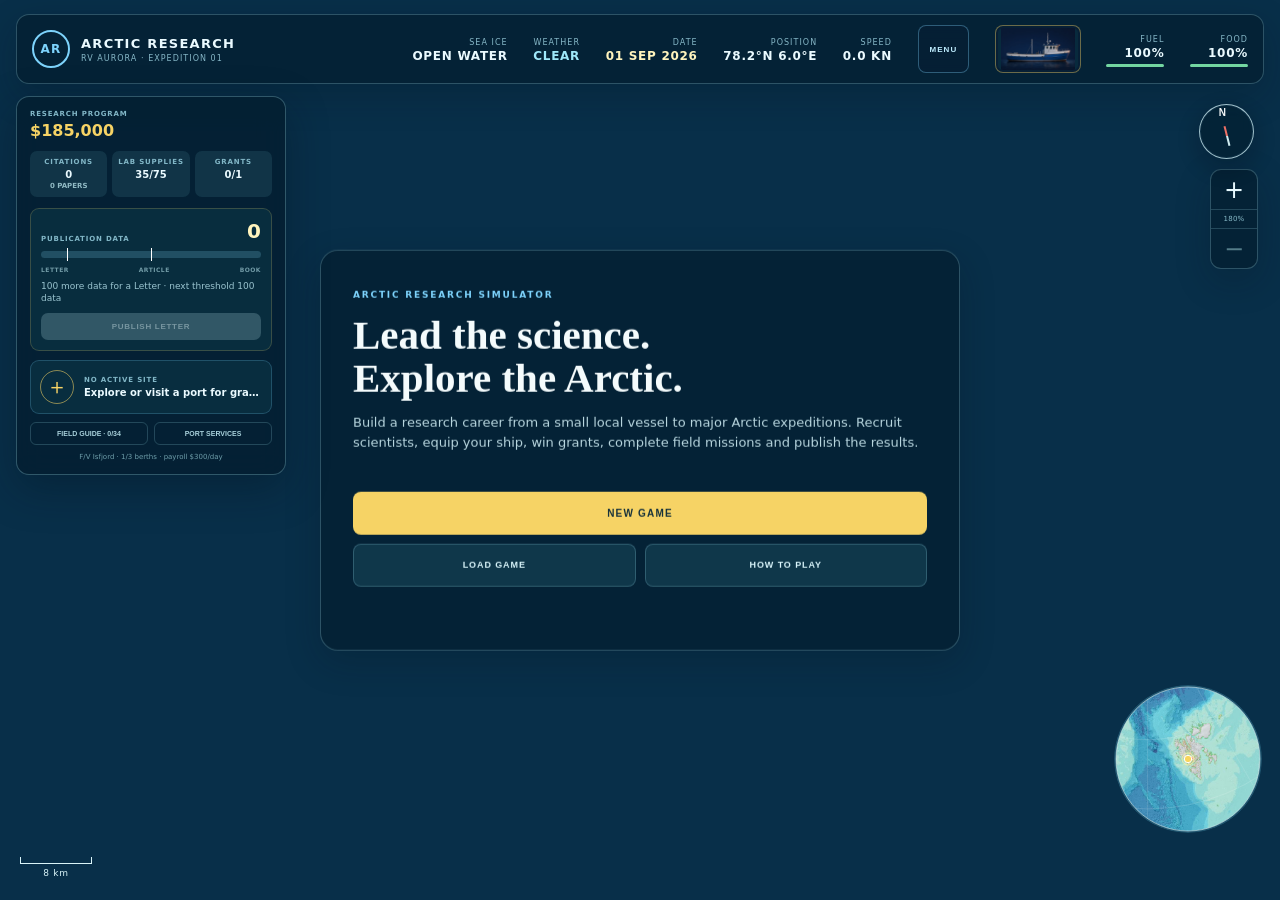
<file: index.html>
<!doctype html>
<html lang="en">
<head>
  <!-- legacy validation marker: expedition-23z-opportunity-hotfix -->
  <meta charset="utf-8">
  <meta name="viewport" content="width=device-width, initial-scale=1, viewport-fit=cover, user-scalable=no">
  <meta name="theme-color" content="#082f49">
  <meta name="apple-mobile-web-app-capable" content="yes">
  <meta name="apple-mobile-web-app-status-bar-style" content="black-translucent">
  <meta name="apple-mobile-web-app-title" content="Arctic Research">
  <meta name="ar-posthog-token" content="phc_rYfM85otBymrrrWNRiBSL3zdTavrripB2vt584ZNV7NM">
  <meta name="ar-posthog-host" content="https://us.i.posthog.com">
  <link rel="manifest" href="manifest.webmanifest">
  <title>Arctic Research</title>
  <link rel="stylesheet" href="style.css?v=release-1.0-rc5">
</head>
<body>
  <main id="game" aria-label="Arctic Research navigation map">
    <canvas id="map" aria-label="Arctic Ocean map. Tap or click open water to sail."></canvas>
    <header class="hud top-hud">
      <div class="brand"><span class="brand-mark">AR</span><div><strong>ARCTIC RESEARCH</strong><small>RV AURORA &middot; EXPEDITION 01</small></div></div>
      <div class="status">
        <span class="ice-status"><small>SEA ICE</small><b id="ice-condition">OPEN WATER</b></span>
        <span class="weather-status"><small>WEATHER</small><b id="weather-value">CLEAR</b></span>
        <span class="date-status"><small>DATE</small><b id="calendar-date">01 SEP 2026</b></span>
        <span class="position-status"><small>POSITION</small><b id="position">78.2&deg;N 6.0&deg;E</b></span>
        <span class="speed-status"><small>SPEED</small><b id="speed">0.0 KN</b></span>
        <button id="game-menu-button" class="game-menu-button" type="button">MENU</button>
        <button id="vessel-button" class="vessel-button" type="button" aria-label="Open current vessel information"><img id="vessel-button-image" src="assets/vessels/fishing-vessel.webp" alt=""></button>
        <span class="fuel-status"><small>FUEL</small><b id="fuel-value">100%</b><i><em id="fuel-level"></em></i></span>
        <span class="food-status"><small>FOOD</small><b id="food-value">100%</b><i><em id="food-level"></em></i></span>
      </div>
    </header>
    <div class="season-telemetry" aria-hidden="true"><i id="mission-progress"></i><i id="season-progress"></i><span id="season-note">SEA ICE MINIMUM</span></div>
    <div class="compass" aria-hidden="true"><span>N</span><i></i></div>
    <div class="zoom-controls hud" aria-label="Map zoom controls">
      <button id="zoom-in" type="button" aria-label="Zoom in">+</button>
      <span id="zoom-level" aria-live="polite">100%</span>
      <button id="zoom-out" type="button" aria-label="Zoom out">&minus;</button>
    </div>
    <div class="time-controls hud" aria-label="Current calendar speed">
      <label>TIME</label><output id="time-speed">×1</output>
    </div>
    <aside id="minimap-panel" class="minimap hud" aria-label="Navigation overview map">
      <button id="minimap-close" class="minimap-close" type="button" aria-label="Close navigation chart">×</button>
      <div class="minimap-heading"><small>NAVIGATION CHART · <span id="mini-date">01 SEP 2026</span></small><b id="mini-location">SVALBARD</b></div>
      <canvas id="minimap" width="300" height="300" aria-label="Open navigation chart"></canvas>
      <div class="minimap-zoom-controls" aria-label="Navigation chart zoom controls"><button id="mini-zoom-out" type="button" aria-label="Zoom navigation chart out">−</button><span id="mini-zoom-level">100%</span><button id="mini-zoom-in" type="button" aria-label="Zoom navigation chart in">+</button></div>
      <div class="minimap-nav-details">
        <span><small>POSITION</small><b id="mini-position">—</b></span>
        <span><small>CHART ZOOM</small><b id="mini-course">100%</b></span>
        <span><small>ICE CONDITIONS:</small><b id="mini-ice">OPEN WATER</b></span>
        <span><small>WEATHER</small><b id="mini-weather">CLEAR</b></span>
      </div>
    </aside>
    <div class="scale" aria-hidden="true"><i></i><span id="scale-distance">15 km</span></div>
    <section id="welcome" class="welcome title-screen hud" aria-live="polite">
      <div id="title-main" class="title-pane">
        <small>ARCTIC RESEARCH SIMULATOR</small>
        <h1>Lead the science.<br>Explore the Arctic.</h1>
        <p>Build a research career from a small local vessel to major Arctic expeditions. Recruit scientists, equip your ship, win grants, complete field missions and publish the results.</p>
        <div class="title-actions">
          <button id="continue-button" class="primary hidden" type="button">RETURN TO EXPEDITION</button>
          <button id="start-button" class="primary" type="button">NEW GAME</button>
          <button id="save-button" class="secondary hidden" type="button">SAVE GAME</button>
          <button id="load-button" class="secondary" type="button">LOAD GAME</button>
          <button id="how-button" class="secondary" type="button">HOW TO PLAY</button>
          <button id="resume-button" class="hidden" type="button" aria-hidden="true" tabindex="-1"></button>
        </div>
        <p id="continue-summary" class="save-summary"></p>
      </div>
      <div id="title-load" class="title-pane hidden">
        <button class="title-back" data-title-back type="button">&larr; BACK</button>
        <small>LOCAL BROWSER SAVES</small>
        <h2>Load an expedition</h2>
        <p>Saves are stored only in this browser on this device.</p>
        <div id="load-slots" class="save-slots"></div>
      </div>
      <div id="title-save" class="title-pane hidden">
        <button class="title-back" data-title-back type="button">&larr; BACK</button>
        <small>LOCAL BROWSER SAVES</small>
        <h2>Save expedition</h2>
        <p>Choose one of three manual save slots. The game also keeps a separate automatic save.</p>
        <div id="save-slots" class="save-slots"></div>
      </div>
      <div id="title-help" class="title-pane hidden">
        <button class="title-back" data-title-back type="button">&larr; BACK</button>
        <small>HOW TO PLAY</small>
        <h2>Build an Arctic research program</h2>
        <div class="how-grid">
          <article><b>1. PREPARE</b><span>Recruit scientists, buy instruments and accept grants that match your team's capabilities.</span></article>
          <article><b>2. SAIL</b><span>Navigate between Arctic ports and research sites while managing fuel, food, weather and sea ice.</span></article>
          <article><b>3. RESEARCH</b><span>Complete field stations and missions to collect scientific data and sponsor payments.</span></article>
          <article><b>4. PUBLISH</b><span>Turn your data into papers, citations, promotions and stronger research funding.</span></article>
          <article><b>5. GROW</b><span>Upgrade vessels, expand your team and tackle increasingly ambitious Arctic science.</span></article>
        </div>
        <button id="help-start-button" class="primary" type="button">BEGIN EXPEDITION</button>
      </div>
    </section>
    <section id="game-over" class="game-over hud hidden" role="dialog" aria-modal="true" aria-labelledby="game-over-title">
      <small>EXPEDITION ENDED</small><h2 id="game-over-title">OUT OF FUEL</h2><p id="game-over-message">The vessel is stranded and the expedition cannot continue.</p>
      <button id="restart-button" class="primary" type="button">RETURN TO LAST PORT</button>
    </section>
    <div id="toast" class="toast" role="status"></div>
    <div id="resource-warning" class="resource-warning" role="alert" aria-live="assertive"></div>
  </main>
  <script src="coast-data.js"></script>
  <script src="river-data.js"></script>
  <script src="wildlife-data.js?v=expedition-22c-visuals"></script>
  <script src="visual-assets-data.js?v=expedition-22c-visuals"></script>
  <script src="photo-pass-version.js?v=expedition-23ab-save-refresh"></script>
  <script src="expedition.js?v=release-1.0-rc5"></script>
  <script src="sprite-atlas-data.js?v=expedition-22c-visuals"></script>
  <script src="glacier-data.js?v=expedition-22x-glaciers2"></script>
  <script src="frame-guard.js?v=expedition-22x-glaciers2"></script>
  <script src="game.js?v=release-1.0-rc5"></script>
  <script src="glacier-overlay-v2.js?v=expedition-23d-terrainice"></script>
  <script>
    (()=>{
      const source=document.getElementById('calendar-date');
      const target=document.getElementById('mini-date');
      if(!source||!target)return;
      const sync=()=>{target.textContent=source.textContent||'—';};
      new MutationObserver(sync).observe(source,{childList:true,subtree:true,characterData:true});
      sync();
    })();
  </script>
</body>
</html>
</file>
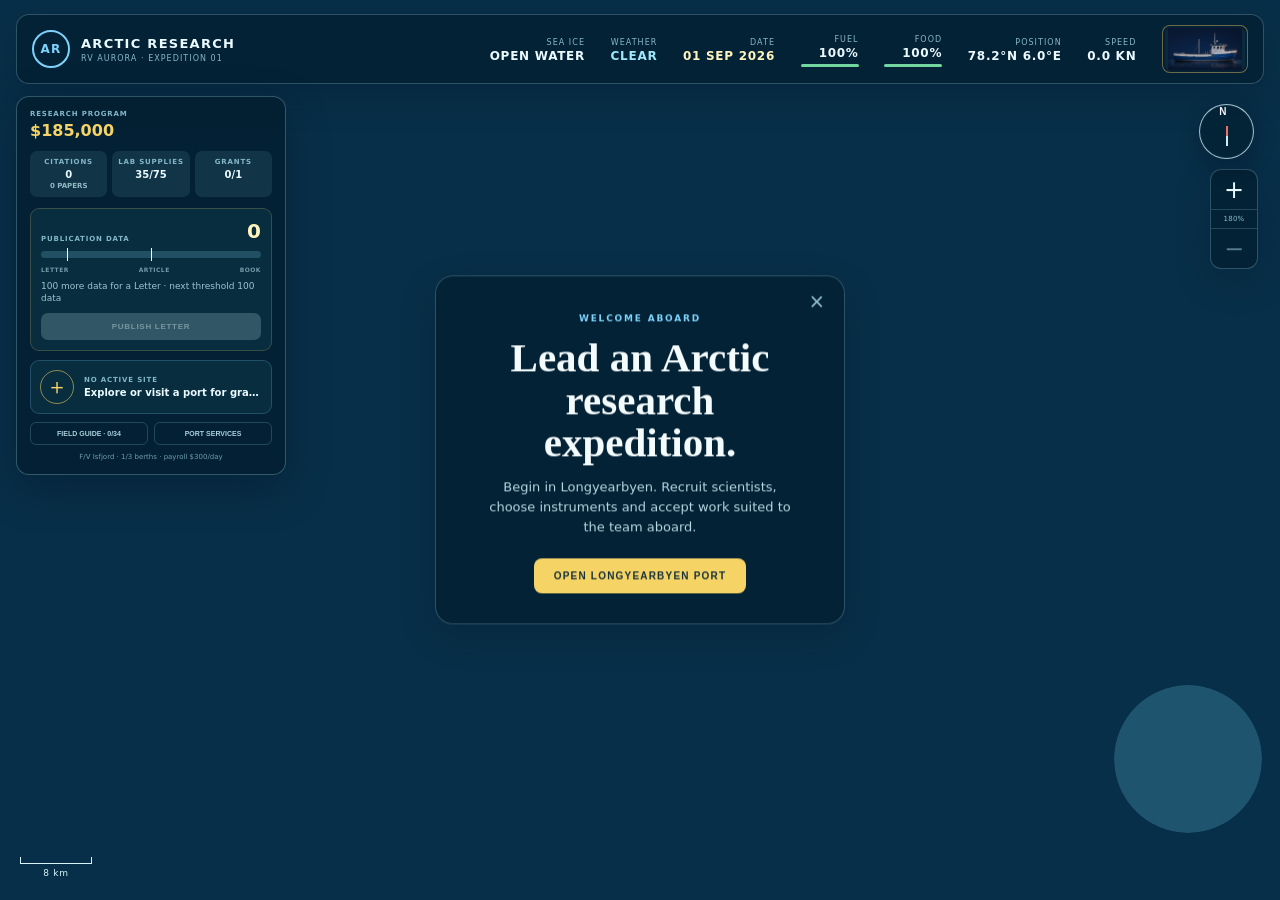
<file: _ARS_HANDOFF_TEST.html>
<!doctype html>
<html lang="en">
<head>
  <meta charset="utf-8">
  <meta name="viewport" content="width=device-width, initial-scale=1, viewport-fit=cover, user-scalable=no">
  <meta name="theme-color" content="#082f49">
  <title>Arctic Research</title>
  <link rel="stylesheet" href="style.css?v=expedition-7">
</head>
<body>
  <main id="game" aria-label="Arctic Research navigation map">
    <canvas id="map" aria-label="Arctic Ocean map. Tap or click open water to sail."></canvas>
    <header class="hud top-hud">
      <div class="brand"><span class="brand-mark">AR</span><div><strong>ARCTIC RESEARCH</strong><small>RV AURORA &middot; EXPEDITION 01</small></div></div>
      <div class="status">
        <span class="ice-status"><small>SEA ICE</small><b id="ice-condition">OPEN WATER</b></span>
        <span class="weather-status"><small>WEATHER</small><b id="weather-value">CLEAR</b></span>
        <span class="date-status"><small>DATE</small><b id="calendar-date">01 SEP 2026</b></span>
        <span class="fuel-status"><small>FUEL</small><b id="fuel-value">100%</b><i><em id="fuel-level"></em></i></span>
        <span class="food-status"><small>FOOD</small><b id="food-value">100%</b><i><em id="food-level"></em></i></span>
        <span class="position-status"><small>POSITION</small><b id="position">78.2&deg;N 6.0&deg;E</b></span>
        <span class="speed-status"><small>SPEED</small><b id="speed">0.0 KN</b></span>
        <button id="vessel-button" class="vessel-button" type="button" aria-label="Open current vessel information"><img id="vessel-button-image" src="assets/vessels/fishing-vessel.webp" alt=""></button>
      </div>
    </header>
    <div class="season-telemetry" aria-hidden="true"><i id="mission-progress"></i><i id="season-progress"></i><span id="season-note">SEA ICE MINIMUM</span></div>
    <div class="compass" aria-hidden="true"><span>N</span><i></i></div>
    <div class="zoom-controls hud" aria-label="Map zoom controls">
      <button id="zoom-in" type="button" aria-label="Zoom in">+</button>
      <span id="zoom-level" aria-live="polite">100%</span>
      <button id="zoom-out" type="button" aria-label="Zoom out">&minus;</button>
    </div>
    <div class="time-controls hud" aria-label="Current calendar speed">
      <label>TIME</label><output id="time-speed">×1</output>
    </div>
    <aside class="minimap hud" aria-label="Overview map showing vessel position"><div><small>ARCTIC OVERVIEW</small><b id="mini-location">SVALBARD</b></div><canvas id="minimap" width="300" height="300"></canvas></aside>
    <div class="scale" aria-hidden="true"><i></i><span id="scale-distance">15 km</span></div>
    <section id="welcome" class="welcome hud" aria-live="polite">
      <button id="close-welcome" aria-label="Close instructions">&times;</button><small>WELCOME ABOARD</small>
      <h1>Lead an Arctic<br>research expedition.</h1>
      <p>Begin in Longyearbyen. Recruit scientists, choose instruments and accept work suited to the team aboard.</p>
      <button id="start-button" class="primary" type="button">OPEN LONGYEARBYEN PORT</button>
    </section>
    <section id="game-over" class="game-over hud hidden" role="dialog" aria-modal="true" aria-labelledby="game-over-title">
      <small>EXPEDITION ENDED</small><h2 id="game-over-title">OUT OF FUEL</h2><p id="game-over-message">The vessel is stranded and the expedition cannot continue.</p>
      <button id="restart-button" class="primary" type="button">RETURN TO LAST PORT</button>
    </section>
    <div id="toast" class="toast" role="status"></div>
    <div id="resource-warning" class="resource-warning" role="alert" aria-live="assertive"></div>
  </main>
  <script src="coast-data.js"></script>
  <script src="river-data.js"></script>
  <script src="wildlife-data.js?v=expedition-7"></script>
  <script src="expedition.js?v=expedition-7"></script>
  <script src="game.js?v=expedition-7"></script>
</body>
</html>
</file>
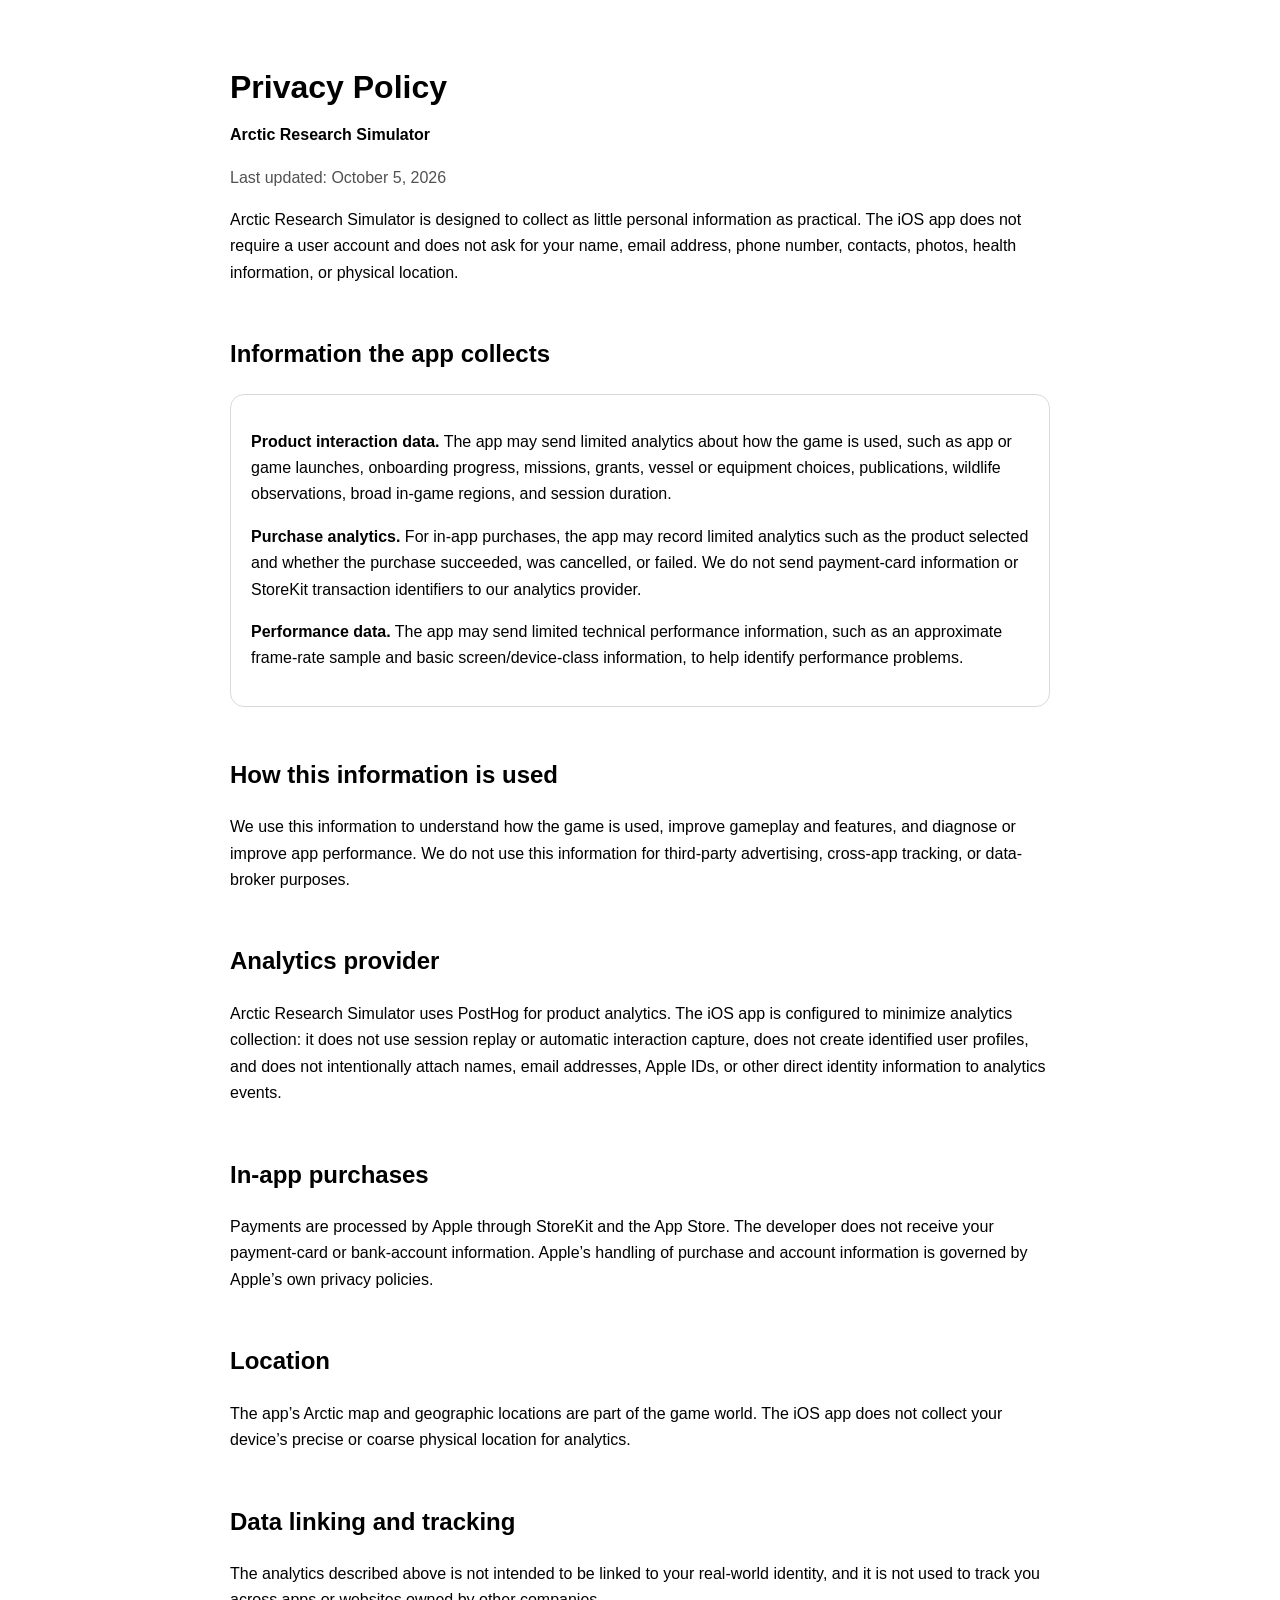
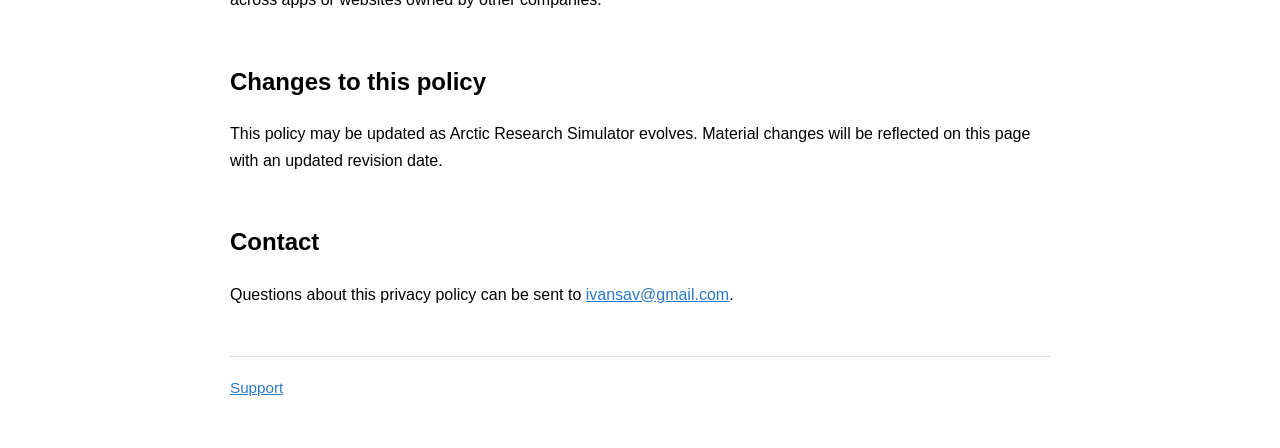
<file: privacy.html>
<!doctype html>
<html lang="en">
<head>
  <meta charset="utf-8">
  <meta name="viewport" content="width=device-width, initial-scale=1">
  <title>Privacy Policy — Arctic Research Simulator</title>
  <style>
    :root{color-scheme:light dark}
    body{font-family:-apple-system,BlinkMacSystemFont,"Segoe UI",sans-serif;max-width:820px;margin:0 auto;padding:48px 22px;line-height:1.65}
    h1{line-height:1.15;margin-bottom:.2em} h2{margin-top:2em}
    .muted{opacity:.68}.card{padding:18px 20px;border:1px solid rgba(128,128,128,.3);border-radius:14px;margin:18px 0}
    a{color:#2979c7} footer{margin-top:48px;padding-top:18px;border-top:1px solid rgba(128,128,128,.25);font-size:.95em}
  </style>
</head>
<body>
  <h1>Privacy Policy</h1>
  <p><strong>Arctic Research Simulator</strong></p>
  <p class="muted">Last updated: October 5, 2026</p>

  <p>Arctic Research Simulator is designed to collect as little personal information as practical. The iOS app does not require a user account and does not ask for your name, email address, phone number, contacts, photos, health information, or physical location.</p>

  <h2>Information the app collects</h2>
  <div class="card">
    <p><strong>Product interaction data.</strong> The app may send limited analytics about how the game is used, such as app or game launches, onboarding progress, missions, grants, vessel or equipment choices, publications, wildlife observations, broad in-game regions, and session duration.</p>
    <p><strong>Purchase analytics.</strong> For in-app purchases, the app may record limited analytics such as the product selected and whether the purchase succeeded, was cancelled, or failed. We do not send payment-card information or StoreKit transaction identifiers to our analytics provider.</p>
    <p><strong>Performance data.</strong> The app may send limited technical performance information, such as an approximate frame-rate sample and basic screen/device-class information, to help identify performance problems.</p>
  </div>

  <h2>How this information is used</h2>
  <p>We use this information to understand how the game is used, improve gameplay and features, and diagnose or improve app performance. We do not use this information for third-party advertising, cross-app tracking, or data-broker purposes.</p>

  <h2>Analytics provider</h2>
  <p>Arctic Research Simulator uses PostHog for product analytics. The iOS app is configured to minimize analytics collection: it does not use session replay or automatic interaction capture, does not create identified user profiles, and does not intentionally attach names, email addresses, Apple IDs, or other direct identity information to analytics events.</p>

  <h2>In-app purchases</h2>
  <p>Payments are processed by Apple through StoreKit and the App Store. The developer does not receive your payment-card or bank-account information. Apple’s handling of purchase and account information is governed by Apple’s own privacy policies.</p>

  <h2>Location</h2>
  <p>The app’s Arctic map and geographic locations are part of the game world. The iOS app does not collect your device’s precise or coarse physical location for analytics.</p>

  <h2>Data linking and tracking</h2>
  <p>The analytics described above is not intended to be linked to your real-world identity, and it is not used to track you across apps or websites owned by other companies.</p>

  <h2>Changes to this policy</h2>
  <p>This policy may be updated as Arctic Research Simulator evolves. Material changes will be reflected on this page with an updated revision date.</p>

  <h2>Contact</h2>
  <p>Questions about this privacy policy can be sent to <a href="mailto:ivansav@gmail.com">ivansav@gmail.com</a>.</p>

  <footer>
    <a href="support.html">Support</a>
  </footer>
</body>
</html>
</file>
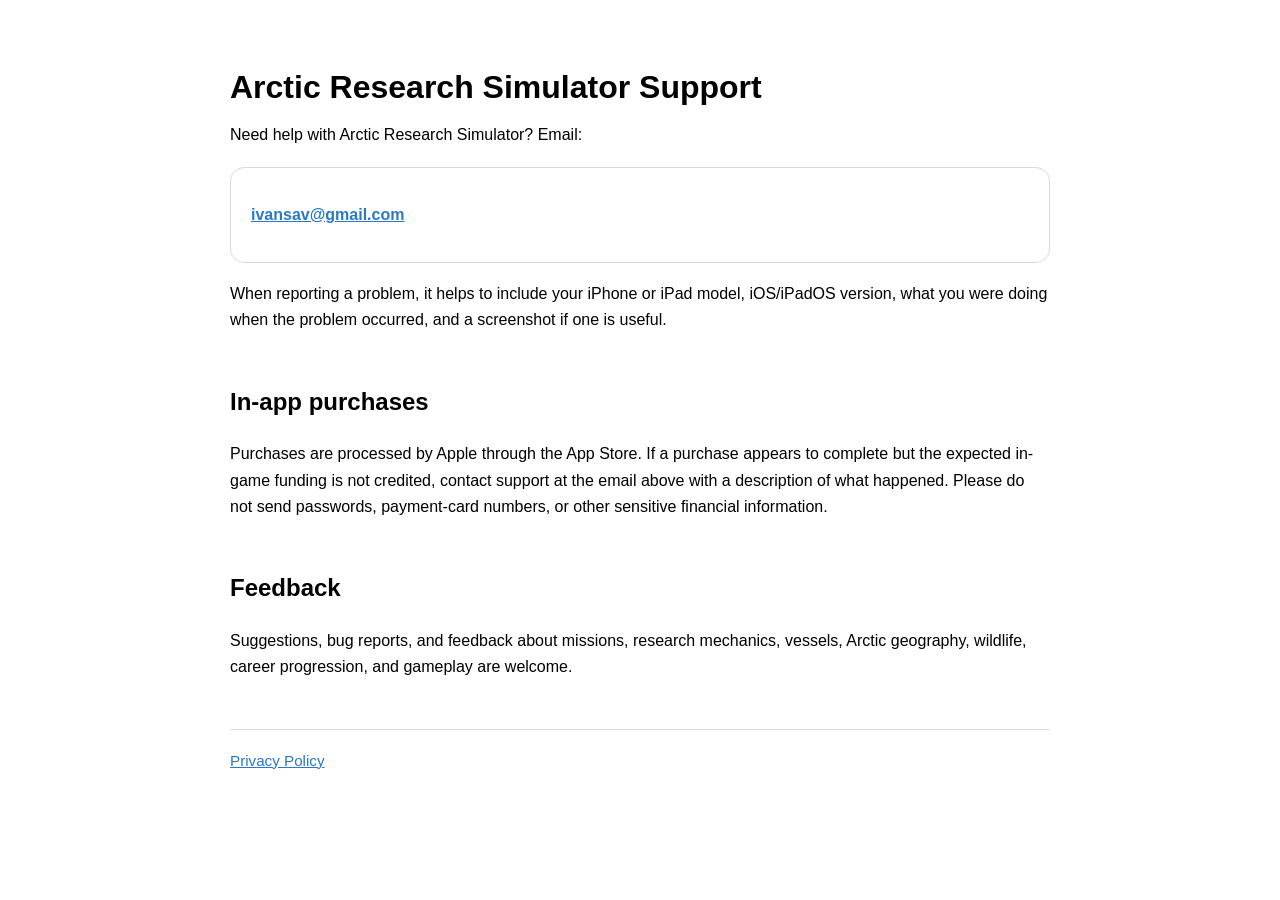
<file: support.html>
<!doctype html>
<html lang="en">
<head>
  <meta charset="utf-8">
  <meta name="viewport" content="width=device-width, initial-scale=1">
  <title>Support — Arctic Research Simulator</title>
  <style>
    :root{color-scheme:light dark}
    body{font-family:-apple-system,BlinkMacSystemFont,"Segoe UI",sans-serif;max-width:820px;margin:0 auto;padding:48px 22px;line-height:1.65}
    h1{line-height:1.15;margin-bottom:.2em} h2{margin-top:2em}
    .muted{opacity:.68}.card{padding:18px 20px;border:1px solid rgba(128,128,128,.3);border-radius:14px;margin:18px 0}
    a{color:#2979c7} footer{margin-top:48px;padding-top:18px;border-top:1px solid rgba(128,128,128,.25);font-size:.95em}
  </style>
</head>
<body>
  <h1>Arctic Research Simulator Support</h1>
  <p>Need help with Arctic Research Simulator? Email:</p>

  <div class="card">
    <p><strong><a href="mailto:ivansav@gmail.com">ivansav@gmail.com</a></strong></p>
  </div>

  <p>When reporting a problem, it helps to include your iPhone or iPad model, iOS/iPadOS version, what you were doing when the problem occurred, and a screenshot if one is useful.</p>

  <h2>In-app purchases</h2>
  <p>Purchases are processed by Apple through the App Store. If a purchase appears to complete but the expected in-game funding is not credited, contact support at the email above with a description of what happened. Please do not send passwords, payment-card numbers, or other sensitive financial information.</p>

  <h2>Feedback</h2>
  <p>Suggestions, bug reports, and feedback about missions, research mechanics, vessels, Arctic geography, wildlife, career progression, and gameplay are welcome.</p>

  <footer>
    <a href="privacy.html">Privacy Policy</a>
  </footer>
</body>
</html>
</file>
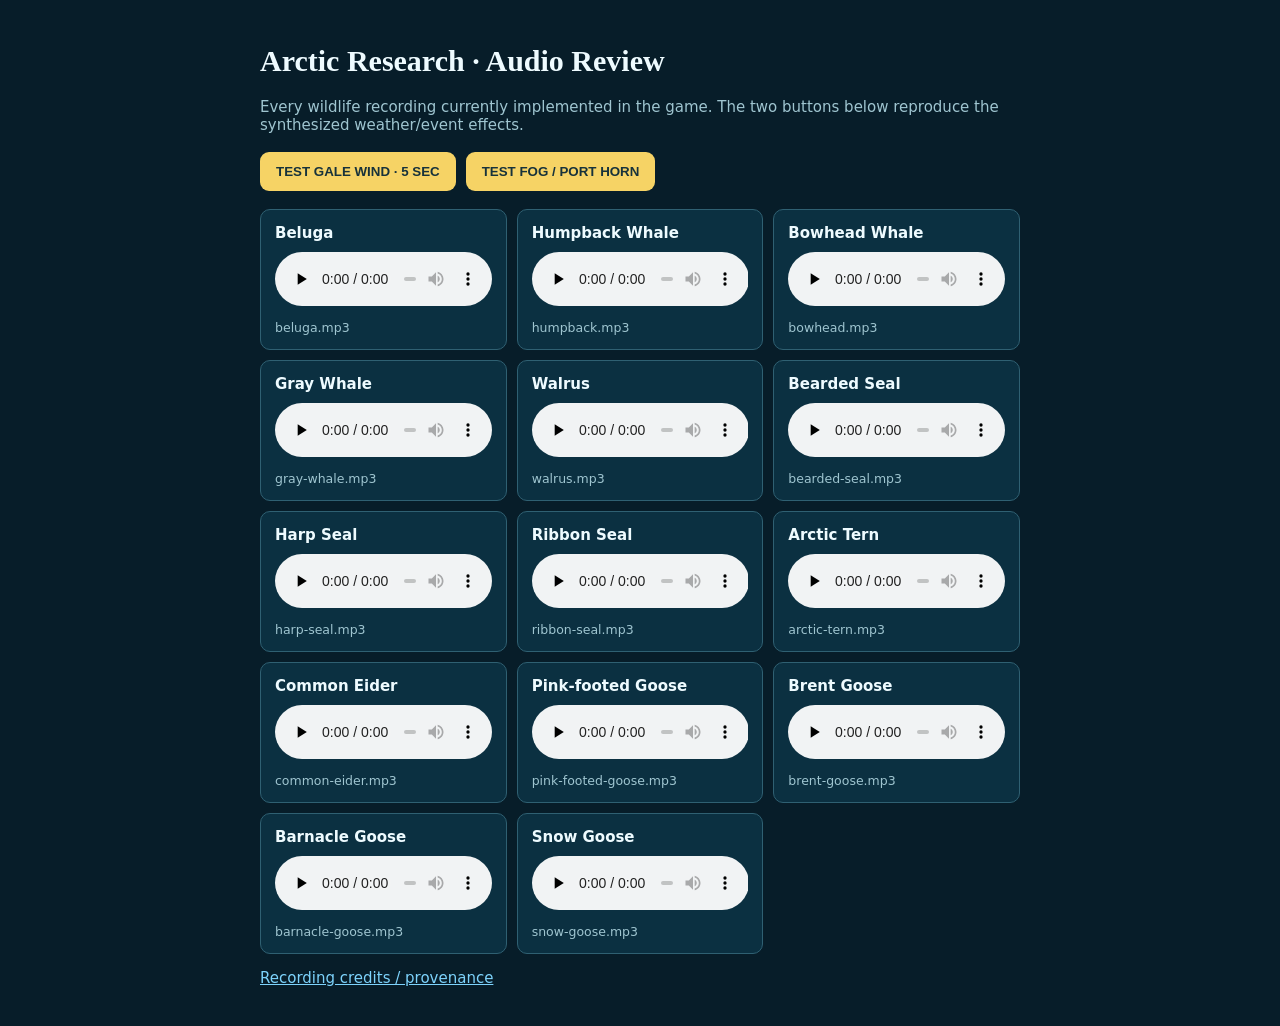
<file: wildlife-audio-review.html>
<!doctype html><html><head><meta charset="utf-8"><meta name="viewport" content="width=device-width,initial-scale=1"><title>ARS wildlife audio review</title><style>body{margin:0;padding:24px;background:#071d29;color:#eefbff;font:15px system-ui}main{max-width:760px;margin:auto}h1{font:800 30px Georgia,serif}p,small{color:#9fc5d0}.tools{display:flex;gap:10px;flex-wrap:wrap;margin:18px 0}button{padding:12px 16px;border:0;border-radius:9px;background:#f6d365;color:#17323b;font-weight:900}section{display:grid;grid-template-columns:repeat(auto-fit,minmax(230px,1fr));gap:10px}article{padding:14px;border:1px solid #2f6072;border-radius:10px;background:#0b3041}article b,article small{display:block}audio{width:100%;margin:10px 0}</style></head><body><main><h1>Arctic Research · Audio Review</h1><p>Every wildlife recording currently implemented in the game. The two buttons below reproduce the synthesized weather/event effects.</p><div class="tools"><button id="wind">TEST GALE WIND · 5 SEC</button><button id="horn">TEST FOG / PORT HORN</button></div><section><article><b>Beluga</b><audio controls preload="none" src="assets/audio/wildlife/beluga.mp3"></audio><small>beluga.mp3</small></article><article><b>Humpback Whale</b><audio controls preload="none" src="assets/audio/wildlife/humpback.mp3"></audio><small>humpback.mp3</small></article><article><b>Bowhead Whale</b><audio controls preload="none" src="assets/audio/wildlife/bowhead.mp3"></audio><small>bowhead.mp3</small></article><article><b>Gray Whale</b><audio controls preload="none" src="assets/audio/wildlife/gray-whale.mp3"></audio><small>gray-whale.mp3</small></article><article><b>Walrus</b><audio controls preload="none" src="assets/audio/wildlife/walrus.mp3"></audio><small>walrus.mp3</small></article><article><b>Bearded Seal</b><audio controls preload="none" src="assets/audio/wildlife/bearded-seal.mp3"></audio><small>bearded-seal.mp3</small></article><article><b>Harp Seal</b><audio controls preload="none" src="assets/audio/wildlife/harp-seal.mp3"></audio><small>harp-seal.mp3</small></article><article><b>Ribbon Seal</b><audio controls preload="none" src="assets/audio/wildlife/ribbon-seal.mp3"></audio><small>ribbon-seal.mp3</small></article><article><b>Arctic Tern</b><audio controls preload="none" src="assets/audio/wildlife/arctic-tern.mp3"></audio><small>arctic-tern.mp3</small></article><article><b>Common Eider</b><audio controls preload="none" src="assets/audio/wildlife/common-eider.mp3"></audio><small>common-eider.mp3</small></article><article><b>Pink-footed Goose</b><audio controls preload="none" src="assets/audio/wildlife/pink-footed-goose.mp3"></audio><small>pink-footed-goose.mp3</small></article><article><b>Brent Goose</b><audio controls preload="none" src="assets/audio/wildlife/brent-goose.mp3"></audio><small>brent-goose.mp3</small></article><article><b>Barnacle Goose</b><audio controls preload="none" src="assets/audio/wildlife/barnacle-goose.mp3"></audio><small>barnacle-goose.mp3</small></article><article><b>Snow Goose</b><audio controls preload="none" src="assets/audio/wildlife/snow-goose.mp3"></audio><small>snow-goose.mp3</small></article></section><p><a style="color:#7dd3fc" href="assets/audio/wildlife/CREDITS.md">Recording credits / provenance</a></p></main><script>(()=>{let ac=null;const ctx=()=>ac||(ac=new (window.AudioContext||window.webkitAudioContext)());function burst(c,d=.22,g=.028){const b=c.createBuffer(1,Math.ceil(c.sampleRate*d),c.sampleRate),x=b.getChannelData(0);for(let i=0;i<x.length;i++)x[i]=(Math.random()*2-1)*(1-i/x.length);const s=c.createBufferSource(),f=c.createBiquadFilter(),v=c.createGain();s.buffer=b;f.type='bandpass';f.frequency.value=395;f.Q.value=.7;v.gain.value=g;s.connect(f).connect(v).connect(c.destination);s.start();}function horn(){const c=ctx(),start=c.currentTime,filter=c.createBiquadFilter(),master=c.createGain();filter.type='lowpass';filter.frequency.value=760;filter.Q.value=.55;master.gain.setValueAtTime(.0001,start);master.gain.exponentialRampToValueAtTime(.12,start+.18);master.gain.setValueAtTime(.12,start+1.84);master.gain.exponentialRampToValueAtTime(.0001,start+2.55);filter.connect(master).connect(c.destination);for(const[f,l,t,d]of[[92,.95,'sine',-3],[138,.62,'triangle',2],[184,.38,'sine',-2],[276,.18,'triangle',3]]){const o=c.createOscillator(),g=c.createGain();o.type=t;o.detune.value=d;o.frequency.setValueAtTime(f*.985,start);o.frequency.linearRampToValueAtTime(f,start+.22);g.gain.value=l;o.connect(g).connect(filter);o.start(start);o.stop(start+2.59);}burst(c);}function wind(){const c=ctx(),seconds=5,b=c.createBuffer(1,c.sampleRate*seconds,c.sampleRate),d=b.getChannelData(0);for(let i=0;i<d.length;i++)d[i]=(Math.random()*2-1)*(.78+.22*Math.sin(i/9100)+.08*Math.sin(i/1730));const s=c.createBufferSource(),hp=c.createBiquadFilter(),lp=c.createBiquadFilter(),g=c.createGain();s.buffer=b;hp.type='highpass';hp.frequency.value=260;lp.type='lowpass';lp.frequency.value=1750;g.gain.value=.055;s.connect(hp).connect(lp).connect(g).connect(c.destination);s.start();}document.querySelector('#horn').onclick=horn;document.querySelector('#wind').onclick=wind;})();</script></body></html>
</file>
<file: style.css>
:root { color-scheme: dark; font-family: Inter, ui-sans-serif, system-ui, -apple-system, "Segoe UI", sans-serif; }
* { box-sizing: border-box; }
html, body { width: 100%; height: 100%; margin: 0; overflow: hidden; background: #082f49; }
body { overscroll-behavior: none; touch-action: none; }
#game, #map { position: fixed; inset: 0; width: 100%; height: 100%; }
#map { display: block; cursor: crosshair; }
.hud { color: #eafaff; background: rgba(4, 31, 49, .78); border: 1px solid rgba(166, 230, 244, .25); box-shadow: 0 12px 35px rgba(0, 17, 28, .22); backdrop-filter: blur(12px); -webkit-backdrop-filter: blur(12px); }
.top-hud { position: fixed; z-index: 4; top: max(14px, env(safe-area-inset-top)); left: 16px; right: 16px; min-height: 64px; padding: 10px 15px; display: flex; align-items: center; justify-content: space-between; border-radius: 13px; }
.brand { display: flex; align-items: center; gap: 11px; letter-spacing: .08em; }
.brand-mark { display: grid; place-items: center; width: 38px; height: 38px; border: 2px solid #7dd3fc; border-radius: 50%; color: #7dd3fc; font-weight: 900; font-size: 12px; }
.brand strong, .brand small { display: block; }
.brand strong { font-size: 13px; }
.brand small, .status small, .mission-card small { margin-top: 3px; color: #86b7c7; font-size: 8px; letter-spacing: .13em; }
.status { display: flex; align-items: center; gap: clamp(10px, 2vw, 30px); text-align: right; }
.status span, .status small, .status b { display: block; }
.status b { margin-top: 2px; font-size: 12px; letter-spacing: .06em; }
.date-status b { white-space: nowrap; color: #fff4bd; }
.weather-status b { max-width: 112px; overflow: hidden; color: #9fe8fa; text-overflow: ellipsis; white-space: nowrap; }
.vessel-button { width: 86px; height: 48px; padding: 2px; overflow: hidden; border: 1px solid rgba(246,211,101,.42); border-radius: 8px; background: #071f35; color: #f6d365; cursor: pointer; text-align: center; }
.vessel-button:hover { background: rgba(246,211,101,.16); }
.vessel-button img { display: block; width: 100%; height: 100%; border-radius: 5px; object-fit: contain; background: #082a3d; }
.season-telemetry { display: none; }
.fuel-status > i { display: block; width: 58px; height: 3px; margin-top: 4px; overflow: hidden; border-radius: 3px; background: #315e70; }
.fuel-status > i em { display: block; width: 100%; height: 100%; background: #73d6a1; transition: width .2s, background .2s; }
.food-status { position: relative; }
.food-status > i { display: block; width: 58px; height: 3px; margin-top: 4px; overflow: hidden; border-radius: 3px; background: #315e70; }
.food-status > i em { display: block; width: 100%; height: 100%; background: #73d6a1; transition: width .2s, background .2s; }
.mission-card { position: fixed; z-index: 3; top: 96px; left: 16px; width: 210px; border-radius: 12px; padding: 14px; }
.mission-card strong { display: block; margin-top: 5px; color: #f6d365; font-size: 13px; letter-spacing: .09em; }
.mission-card p { margin: 8px 0 12px; color: #bbdbe4; font-size: 11px; line-height: 1.45; }
.progress { height: 3px; overflow: hidden; border-radius: 3px; background: #26566a; }
.progress i { display: block; width: 8%; height: 100%; background: #f6d365; transition: width .4s; }
.calendar-card { position: fixed; z-index: 3; top: 252px; left: 16px; width: 210px; padding: 12px 14px; border-radius: 12px; }
.calendar-card small { color: #86b7c7; font-size: 8px; letter-spacing: .13em; }
.calendar-card strong { display: block; margin-top: 5px; color: #eafaff; font: 800 15px/1.1 Georgia, serif; letter-spacing: .06em; }
.calendar-card p { margin: 7px 0 0; color: #9bd8e7; font-size: 8px; font-weight: 800; letter-spacing: .12em; }
.season-track { position: relative; display: flex; justify-content: space-between; height: 16px; margin-top: 10px; padding-top: 7px; border-top: 3px solid #315e70; color: #7ba9b8; font-size: 6px; font-weight: 800; }
.season-track i { position: absolute; top: -6px; left: 0; width: 9px; height: 9px; margin-left: -4px; border: 2px solid #fff7c2; border-radius: 50%; background: #f6d365; box-shadow: 0 0 8px rgba(246,211,101,.65); transition: left .3s linear; }
.ice-legend { display: flex; gap: 9px; margin-top: 9px; color: #a8cad4; font-size: 6px; font-weight: 800; letter-spacing: .06em; }
.ice-legend span { display: flex; align-items: center; gap: 3px; }
.ice-legend i { width: 9px; height: 9px; border: 1px solid rgba(255,255,255,.75); border-radius: 2px; }
.ice-legend .fast { background: #eff9f6; }
.ice-legend .pack { background: #dbeff1; box-shadow: inset 0 0 0 2px rgba(255,255,255,.45); }
.ice-legend .marginal { background: repeating-linear-gradient(135deg,#dff5f7 0 2px,transparent 2px 4px); }
.compass { position: fixed; z-index: 5; right: 26px; top: 104px; width: 55px; height: 55px; border: 1px solid rgba(214,245,251,.78); border-radius: 50%; color: #fff; font: 700 10px/1 sans-serif; display: grid !important; place-items: center; opacity: .96; background: rgba(4,31,49,.72); box-shadow: 0 8px 24px rgba(0,17,28,.3), inset 0 0 0 1px rgba(125,211,252,.08); backdrop-filter: blur(8px); -webkit-backdrop-filter: blur(8px); pointer-events: none; }
.compass span { position: absolute; top: 7px; transform: translate(-50%,-50%); }
.compass i { width: 2px; height: 20px; background: linear-gradient(#f97367 50%, #d8f4f7 50%); transform: translateY(4px); transform-origin: 50% 50%; }
.zoom-controls { position: fixed; z-index: 4; right: 22px; top: 169px; display: grid; width: 48px; overflow: hidden; border-radius: 11px; text-align: center; }
.zoom-controls button { width: 46px; height: 39px; border: 0; background: transparent; color: #e8faff; font: 500 24px/1 system-ui; cursor: pointer; }
.zoom-controls button:hover { background: rgba(125,211,252,.13); }
.zoom-controls button:disabled { color: #557d89; cursor: default; }
.zoom-controls span { padding: 5px 0; border-top: 1px solid rgba(166,230,244,.2); border-bottom: 1px solid rgba(166,230,244,.2); color: #88bac8; font-size: 7px; letter-spacing: .04em; }
.time-controls { position: fixed; z-index: 4; right: 19px; top: 286px; display: grid; justify-items: center; width: 54px; padding: 9px 5px 10px; border-radius: 11px; }
.time-controls label, .time-controls output { color: #89b9c7; font-size: 7px; font-weight: 800; letter-spacing: .08em; }
.time-controls output { margin: 4px 0 3px; color: #f6d365; }
.minimap { position: fixed; z-index: 3; right: 18px; bottom: max(67px, calc(env(safe-area-inset-bottom) + 67px)); width: 168px; height: 194px; padding: 10px; border-radius: 13px; }
.minimap > div { display: flex; justify-content: space-between; align-items: baseline; padding: 1px 2px 5px; }
.minimap small { color: #82b7c7; font-size: 7px; letter-spacing: .12em; }
.minimap b { color: #f6d365; font-size: 7px; letter-spacing: .08em; }
#minimap { display: block; width: 148px; height: 148px; border-radius: 50%; background: rgba(75,155,180,.35); cursor: crosshair; touch-action: none; }
.scale { position: fixed; z-index: 2; left: 20px; bottom: max(22px, env(safe-area-inset-bottom)); color: #d9f4f8; font-size: 9px; letter-spacing: .08em; text-align: center; }
.scale i { display: block; width: 72px; height: 7px; border: solid #d9f4f8; border-width: 0 1px 1px; }
.scale span { display: block; margin-top: 4px; }
.welcome { position: fixed; z-index: 6; left: 50%; top: 50%; width: min(410px, calc(100% - 36px)); transform: translate(-50%, -50%); padding: 30px; border-radius: 18px; text-align: center; transition: opacity .35s, transform .35s; }
.welcome.hidden { opacity: 0; transform: translate(-50%, -47%) scale(.97); pointer-events: none; }
.welcome > button:first-child { position: absolute; top: 10px; right: 14px; border: 0; background: transparent; color: #8cb9c6; font-size: 25px; cursor: pointer; }
.welcome small { color: #7dd3fc; font-size: 9px; font-weight: 800; letter-spacing: .2em; }
.welcome h1 { margin: 11px 0 13px; font: 800 clamp(27px, 7vw, 41px)/1.04 Georgia, serif; color: #f4fbfc; }
.welcome p { max-width: 310px; margin: auto; color: #b8d6df; font-size: 13px; line-height: 1.55; }
.game-over { position: fixed; z-index: 8; left: 50%; top: 50%; width: min(390px, calc(100% - 36px)); transform: translate(-50%,-50%); padding: 30px; border-radius: 18px; text-align: center; }
.game-over.hidden { display: none; }
.game-over small { color: #f97367; font-size: 9px; font-weight: 800; letter-spacing: .18em; }
.game-over h2 { margin: 10px 0 8px; color: #fff4bd; font: 800 32px/1 Georgia,serif; }
.game-over p { margin: 0 auto; max-width: 290px; color: #b8d6df; font-size: 13px; line-height: 1.5; }
.primary { margin-top: 21px; padding: 12px 20px; border: 0; border-radius: 8px; background: #f6d365; color: #17323b; font-size: 10px; font-weight: 900; letter-spacing: .12em; cursor: pointer; }
.toast { position: fixed; z-index: 5; left: 50%; bottom: 85px; transform: translate(-50%, 15px); padding: 8px 13px; border-radius: 6px; background: rgba(6,35,51,.86); color: #9fe8fa; font: 800 9px/1 sans-serif; letter-spacing: .16em; opacity: 0; transition: .25s; pointer-events: none; }
.toast.show { opacity: 1; transform: translate(-50%, 0); }
.toast.frozen { padding: 11px 16px; border: 1px solid rgba(224,247,250,.55); background: rgba(23,58,73,.94); color: #fff4bd; box-shadow: 0 0 28px rgba(210,240,246,.3); }
.resource-warning { position: absolute; z-index: 8; top: calc(100% + 5px); right: 0; left: auto; width: max-content; max-width: 190px; transform: none; padding: 4px 7px; border: 1px solid rgba(255,196,117,.58); border-radius: 5px; background: rgba(87,31,35,.9); color: #fff0d0; font: 900 7px/1.2 system-ui,sans-serif; letter-spacing: .07em; text-align: right; white-space: normal; opacity: 0; pointer-events: none; transition: opacity .16s; }
.resource-warning.show { opacity: 1; transform: none; }
.fuel-status.low,.food-status.low { animation: resource-readout .72s ease-in-out infinite alternate; }
@keyframes resource-alert { from { filter: brightness(.88); } to { filter: brightness(1.18); box-shadow: 0 0 0 2px rgba(255,116,98,.48),0 8px 31px rgba(255,83,69,.28); } }
@keyframes resource-readout { from { opacity:.62; } to { opacity:1; text-shadow:0 0 8px rgba(255,95,79,.9); } }
@media (max-width: 640px) {
  .resource-warning { top: calc(100% + 4px); right: 0; left: auto; max-width: 148px; padding: 3px 5px; font-size: 6px; line-height: 1.15; text-align: right; }
  .top-hud { min-height: 55px; padding: 8px 10px; }
  .brand-mark { width: 32px; height: 32px; }
  .brand strong { font-size: 10px; }
  .brand small { display: none; }
  .status { gap: 11px; }
  .status { gap: 8px; }
  .ice-status, .weather-status, .position-status { display: none !important; }
  .fuel-status > i, .food-status > i { width: 43px; }
  .status b { font-size: 10px; }
  .vessel-button { width: 58px; height: 39px; padding: 2px; }
  .mission-card { top: 82px; width: 170px; padding: 11px; }
  .mission-card p { font-size: 10px; }
  .calendar-card { top: 224px; left: 12px; width: 170px; padding: 10px 11px; }
  .calendar-card strong { font-size: 13px; }
  .compass { top: 84px; right: 17px; }
  .zoom-controls { top: 148px; right: 15px; width: 44px; }
  .zoom-controls button { width: 42px; height: 38px; }
  .time-controls { right: 10px; top: 263px; width: 50px; }
  .minimap { width: 126px; height: 149px; right: 12px; bottom: max(62px, calc(env(safe-area-inset-bottom) + 62px)); padding: 8px; }
  .minimap > div { display: block; padding-bottom: 4px; }
  .minimap b { display: none; }
  #minimap { width: 110px; height: 110px; }
  .welcome { padding: 27px 21px; }
}
@media (max-width: 520px) {
  .speed-status { display: none !important; }
}


/* ARS expedition-6 port and research refinements */
#arx-root .arx-tabs-row { position:sticky; top:-1px; z-index:4; display:flex; align-items:stretch; gap:10px; padding:8px 0; border-bottom:1px solid rgba(166,230,244,.12); background:rgba(4,27,40,.96); backdrop-filter:blur(8px); }
#arx-root .arx-tabs-top { flex:1 1 auto; min-width:0; order:0; position:static; padding:0; border-bottom:0; background:transparent; backdrop-filter:none; }
#arx-root .arx-tabs-top button { font-size: 10px !important; padding: 11px 14px !important; letter-spacing: .04em; }
#arx-root .arx-tabs button.attention { border-color: rgba(142,240,207,.8); box-shadow: 0 0 0 1px rgba(142,240,207,.22),0 0 18px rgba(142,240,207,.28); animation: arxGrantPulse 1.8s ease-in-out infinite; }
@keyframes arxGrantPulse { 50% { box-shadow: 0 0 0 2px rgba(142,240,207,.35),0 0 24px rgba(142,240,207,.42); } }
#arx-root .arx-port-cash { flex:0 0 auto; display:flex; gap:8px; align-items:baseline; justify-content:flex-end; min-width:150px; margin:0; padding:7px 4px 6px 10px; border:0; border-left:1px solid rgba(246,211,101,.18); border-radius:0; background:transparent; white-space:nowrap; }
#arx-root .arx-port-cash small { color:#99bec7; font-size:8px; font-weight:900; letter-spacing:.14em; }
#arx-root .arx-port-cash b { color:#f6d365; font:800 18px Georgia,serif; }
#arx-root .arx-bridge-support { display:flex; gap:12px; align-items:center; margin:0 0 14px; padding:11px 13px; border:1px solid rgba(142,240,207,.42); border-radius:9px; background:rgba(53,128,103,.14); }
#arx-root .arx-bridge-support b { color:#8ef0cf; font-size:9px; white-space:nowrap; }
#arx-root .arx-bridge-support span { color:#c8e5e3; font-size:9px; line-height:1.4; }
#arx-root .arx-port-vessel-dashboard { display:grid; grid-template-columns:1fr 1.35fr 1fr; gap:11px; align-items:start; margin:5px 0 18px; }
#arx-root .arx-port-vessel-dashboard > section,#arx-root .arx-dashboard-ship,#arx-root .arx-dashboard-resupply { min-width:0; padding:10px; border:1px solid rgba(166,230,244,.15); border-radius:10px; background:rgba(18,58,73,.45); }
#arx-root .arx-dashboard-center { display:grid; gap:8px; min-width:0; }
#arx-root .arx-dashboard-ship { text-align:center; }
#arx-root .arx-dashboard-ship small { color:#7dd3fc; font-size:7px; font-weight:900; }
#arx-root .arx-dashboard-ship h2 { margin:5px 0 1px; font-size:19px; }
#arx-root .arx-dashboard-ship > img { width:100%; height:170px; object-fit:contain; }
#arx-root .arx-dashboard-stats { display:flex; flex-wrap:wrap; gap:5px; justify-content:center; }
#arx-root .arx-dashboard-stats span { padding:5px 7px; border-radius:5px; background:rgba(0,0,0,.16); color:#add0d8; font-size:7px; }
#arx-root .arx-dashboard-resupply h3 { margin:0 0 7px; }
#arx-root .arx-dashboard-resupply .arx-resupply-all { margin-bottom:7px; }
#arx-root .arx-resupply.compact { grid-template-columns:repeat(2,minmax(0,1fr)); gap:6px; margin-bottom:0; }
#arx-root .arx-resupply.compact article { padding:7px; }
#arx-root .arx-resupply.compact article span { font-size:6px; }
#arx-root .arx-dashboard-thumbs,#arx-root .arx-empty-slots { display:grid; grid-template-columns:repeat(auto-fill,minmax(74px,1fr)); gap:6px; }
#arx-root .arx-dashboard-thumb,#arx-root .arx-empty-slot { position:relative; min-height:69px; padding:5px; overflow:hidden; border:1px solid rgba(166,230,244,.14); border-radius:8px; background:rgba(30,79,96,.38); text-align:center; }
#arx-root .arx-dashboard-thumb img { display:block; width:100%; height:44px; border-radius:5px; object-fit:cover; }
#arx-root .arx-dashboard-thumb span,#arx-root .arx-empty-slot span { display:block; margin-top:4px; color:#afd0d7; font-size:6px; line-height:1.15; }
#arx-root .arx-dashboard-thumb.empty,#arx-root .arx-empty-slot { display:grid; place-items:center; align-content:center; border-style:dashed; opacity:.78; }
#arx-root .arx-dashboard-thumb.empty b,#arx-root .arx-empty-slot b { color:#7dd3fc; font-size:19px; }
#arx-root .arx-dashboard-thumb.inoperable,#arx-root .arx-card.equipment.inoperable { border-color:rgba(249,115,103,.85) !important; box-shadow:inset 0 0 0 1px rgba(249,115,103,.22); }
#arx-root .arx-dashboard-thumb.inoperable:after,#arx-root .arx-card.equipment.inoperable:after { content:'×'; position:absolute; inset:0; display:grid; place-items:center; color:rgba(249,115,103,.72); font-size:54px; line-height:1; pointer-events:none; }
#arx-root .arx-card.equipment.inoperable { position:relative; }
#arx-root .arx-slot-banner { display:flex; flex-wrap:wrap; gap:8px 14px; align-items:center; margin:9px 0 13px; padding:10px; border-radius:8px; background:rgba(30,79,96,.38); }
#arx-root .arx-slot-banner b { color:#f6d365; font-size:9px; }
#arx-root .arx-slot-banner span { color:#dceff1; font-size:9px; }
#arx-root .arx-slot-banner small { flex-basis:100%; color:#8fb7c2; font-size:7px; }
#arx-root .price-locked { color:#f97367 !important; }
#arx-root .arx-requirement-checklist { display:grid; gap:5px; margin:10px 0; }
#arx-root .arx-requirement-checklist > div { display:flex; gap:7px; align-items:center; padding:6px 7px; border-radius:6px; background:rgba(114,47,54,.2); color:#f2b3a8; font-size:8px; }
#arx-root .arx-requirement-checklist > div.ready { background:rgba(45,105,86,.18); color:#aee8d5; }
#arx-root .arx-requirement-checklist i { display:grid; place-items:center; width:18px; height:18px; border-radius:50%; background:#8c3b44; color:white; font-style:normal; font-weight:900; }
#arx-root .arx-requirement-checklist .ready i { background:#3e9e7e; }
#arx-root .arx-vessel-specs { display:grid; gap:2px; }
#arx-root .arx-operation-equipment { display:flex; gap:7px; overflow-x:auto; margin:9px 0 10px; padding-bottom:3px; }
#arx-root .arx-operation-gear { flex:0 0 105px; padding:5px; border:1px solid rgba(166,230,244,.16); border-radius:8px; background:rgba(30,79,96,.4); }
#arx-root .arx-operation-gear img { width:100%; height:64px; object-fit:cover; border-radius:5px; }
#arx-root .arx-operation-gear span,#arx-root .arx-operation-gear b { display:block; margin-top:4px; color:#d9eef1; font-size:7px; text-align:center; }
#arx-root .arx-operation-gear.empty { display:grid; place-items:center; align-content:center; }
#arx-root .arx-gauge-labels { display:flex; justify-content:space-between; margin:4px 0 0; color:#729ca7; font-size:6px; font-weight:800; }
#arx-root .arx-nonlinear-gauge u:nth-of-type(2) { display:block; }
#arx-root .arx-nav.opportunity .arx-question { display:grid; place-items:center; width:44px; color:#8ef0cf; font:900 35px Georgia,serif; }
#arx-root .arx-journal-toggle { margin-top:16px; }
#arx-root .arx-journal-toggle > summary { cursor:pointer; color:#7dd3fc; font-size:9px; font-weight:900; letter-spacing:.12em; }
@media(max-width:760px){
  #arx-root .arx-tabs-row { gap:5px; overflow-x:auto; }
  #arx-root .arx-tabs-top button { font-size:9px !important; padding:9px 10px !important; }
  #arx-root .arx-port-cash { min-width:auto; padding-left:7px; }
  #arx-root .arx-port-cash small { display:none; }
  #arx-root .arx-port-cash b { font-size:15px; }
  #arx-root .arx-port-vessel-dashboard { grid-template-columns:1fr; }
  #arx-root .arx-dashboard-ship { grid-row:auto; }
  #arx-root .arx-resupply.compact { grid-template-columns:1fr 1fr; }
  #arx-root .arx-dashboard-ship > img { height:135px; }
}
/* Expedition 13: title menu, local saves, and pause menu. */
.game-menu-button { height: 48px; padding: 0 11px; border: 1px solid rgba(125,211,252,.35); border-radius: 8px; background: rgba(7,31,53,.82); color: #bfeeff; font-size: 8px; font-weight: 900; letter-spacing: .13em; cursor: pointer; }
.game-menu-button:hover { background: rgba(125,211,252,.14); }
.title-screen { width: min(640px, calc(100% - 34px)); max-height: min(760px, calc(100vh - 28px)); overflow: auto; padding: 32px; text-align: left; }
.title-screen .title-pane.hidden { display: none; }
.title-screen h1 { margin: 12px 0 14px; text-align: left; }
.title-screen h2 { margin: 10px 0 12px; color: #f4fbfc; font: 800 28px/1.08 Georgia, serif; }
.title-screen p { max-width: none; margin: 0; text-align: left; }
.title-actions { display: grid; grid-template-columns: 1fr 1fr; gap: 9px; margin-top: 22px; }
.title-actions button { width: 100%; margin: 0; min-height: 43px; }
.title-actions .hidden { display: none !important; }
.title-actions .primary { grid-column: 1 / -1; }
.secondary, .title-back { padding: 11px 15px; border: 1px solid rgba(166,230,244,.22); border-radius: 8px; background: rgba(24,69,88,.62); color: #d9f5fb; font-size: 9px; font-weight: 900; letter-spacing: .1em; cursor: pointer; }
.secondary:hover, .title-back:hover { background: rgba(44,101,121,.7); }
.title-back { margin: 0 0 14px; padding: 7px 10px; }
.save-summary { min-height: 18px; margin-top: 13px !important; color: #8fc7d4 !important; font-size: 9px !important; }
.save-slots { display: grid; gap: 8px; margin-top: 17px; }
.save-slot { display: grid; grid-template-columns: 1fr auto; gap: 10px; align-items: center; padding: 12px; border: 1px solid rgba(166,230,244,.17); border-radius: 9px; background: rgba(21,63,80,.55); }
.save-slot.empty { opacity: .72; }
.save-slot b, .save-slot span, .save-slot small { display: block; }
.save-slot b { color: #effbff; font-size: 11px; }
.save-slot span { margin-top: 3px; color: #9ec9d3; font-size: 8px; line-height: 1.45; }
.save-slot small { margin-top: 4px; color: #6e9daa; font-size: 7px; letter-spacing: .06em; }
.save-slot button { min-width: 88px; padding: 9px 11px; border: 0; border-radius: 7px; background: #f6d365; color: #17323b; font-size: 8px; font-weight: 900; cursor: pointer; }
.save-slot button:disabled { background: #315766; color: #7896a0; cursor: default; }
.how-grid { display: grid; grid-template-columns: 1fr 1fr; gap: 8px; margin: 18px 0 6px; }
.how-grid article { padding: 12px; border: 1px solid rgba(166,230,244,.15); border-radius: 9px; background: rgba(22,65,82,.5); }
.how-grid article:last-child { grid-column: 1 / -1; }
.how-grid b, .how-grid span { display: block; }
.how-grid b { color: #f6d365; font-size: 9px; letter-spacing: .08em; }
.how-grid span { margin-top: 5px; color: #b8d6df; font-size: 9px; line-height: 1.45; }
.title-screen .primary { margin-top: 16px; }

@media (max-width: 1200px) {
  .game-menu-button { height: 39px; padding: 0 8px; font-size: 7px; }
  .title-screen { width: min(560px, calc(100% - 20px)); max-height: calc(100vh - 20px); padding: 24px 18px; }
  .title-actions, .how-grid { grid-template-columns: 1fr; }
  .title-actions .primary, .how-grid article:last-child { grid-column: auto; }
  .save-slot { grid-template-columns: 1fr; }
  .save-slot button { width: 100%; }
}


/* Expedition 22k: compact phone HUD and touch-first map controls. */
.time-controls { display:none !important; }
.minimap {
  width:148px; height:148px; padding:0; overflow:hidden; border:0; border-radius:50%;
  background:transparent; box-shadow:none; backdrop-filter:none; -webkit-backdrop-filter:none;
}
.minimap > div { display:none !important; }
#minimap { width:100%; height:100%; }

@media (max-width:640px), ((pointer:coarse) and (max-width:1200px)) {
  .top-hud {
    top:max(6px, env(safe-area-inset-top)); left:max(6px, env(safe-area-inset-left)); right:max(6px, env(safe-area-inset-right));
    min-height:70px; padding:0; border:0; border-radius:0; background:transparent; box-shadow:none;
    backdrop-filter:none; -webkit-backdrop-filter:none; pointer-events:none;
  }
  .brand { display:none !important; }
  .status { position:relative; display:block; width:100%; height:70px; text-align:left; pointer-events:none; }
  .status > * { pointer-events:auto; }
  .ice-status,.weather-status,.date-status,.position-status,.speed-status { display:none !important; }
  .game-menu-button {
    position:absolute; left:0; top:0; width:34px; height:34px; padding:0; border-radius:50%; font-size:0;
    background:rgba(5,31,48,.72); backdrop-filter:blur(7px); -webkit-backdrop-filter:blur(7px);
  }
  .game-menu-button::after { content:'☰'; color:#d9f5fb; font:700 17px/1 system-ui; }
  .vessel-button { position:absolute; right:0; top:0; width:72px; height:43px; padding:2px; border-radius:9px; }
  .fuel-status,.food-status {
    position:absolute; right:0; display:grid !important; grid-template-columns:28px 1fr; grid-template-rows:8px 3px;
    align-items:center; width:72px; height:11px; padding:0 2px; border-radius:3px; background:rgba(5,31,48,.72);
    line-height:1; backdrop-filter:blur(6px); -webkit-backdrop-filter:blur(6px);
  }
  .fuel-status { top:45px; }
  .food-status { top:58px; }
  .fuel-status small,.food-status small { display:block !important; margin:0; color:#93bdc8; font-size:5px; letter-spacing:.06em; }
  .fuel-status b,.food-status b { display:block !important; margin:0; color:#eafaff; font-size:6px; text-align:right; letter-spacing:.02em; }
  .fuel-status > i,.food-status > i { grid-column:1 / -1; display:block; width:68px !important; height:3px; margin:0; }
  .zoom-controls,.compass { display:none !important; }
  .minimap {
    right:max(5px, env(safe-area-inset-right)); bottom:max(6px, env(safe-area-inset-bottom));
    width:86px; height:86px;
  }
  .scale { left:max(7px, env(safe-area-inset-left)); bottom:max(7px, env(safe-area-inset-bottom)); transform:scale(.76); transform-origin:left bottom; opacity:.72; }
  .resource-warning { top:max(80px, calc(env(safe-area-inset-top) + 75px)); }
}

/* Expedition 22m: phone safe areas, requested control layout, and expandable navigation chart. */
.minimap-close,.minimap-nav-details{display:none}.minimap{cursor:pointer}.minimap.expanded{z-index:30!important;inset:max(10px,env(safe-area-inset-top)) max(10px,env(safe-area-inset-right)) max(10px,env(safe-area-inset-bottom)) max(10px,env(safe-area-inset-left))!important;width:auto!important;height:auto!important;padding:18px!important;border-radius:16px!important;background:rgba(4,31,49,.97)!important;display:grid!important;grid-template-rows:auto minmax(0,1fr) auto!important;justify-items:center!important;align-items:center!important}.minimap.expanded .minimap-heading{display:flex!important;width:min(760px,92vw);justify-content:space-between!important;padding:0 42px 10px 2px!important}.minimap.expanded .minimap-heading small{font-size:9px!important}.minimap.expanded .minimap-heading b{display:block!important;font-size:9px!important}.minimap.expanded #minimap{width:min(76vw,620px)!important;height:min(76vw,620px)!important;max-height:64vh!important;border-radius:12px!important;cursor:default!important}.minimap.expanded .minimap-close{display:grid;place-items:center;position:absolute;right:12px;top:8px;width:34px;height:34px;border:0;border-radius:50%;background:rgba(3,22,34,.78);color:#dff7fb;font-size:27px;z-index:2}.minimap.expanded .minimap-nav-details{display:grid!important;grid-template-columns:repeat(4,minmax(0,1fr));gap:8px;width:min(760px,92vw);margin-top:10px}.minimap-nav-details span{padding:9px;border-radius:7px;background:rgba(30,79,96,.5);text-align:center}.minimap-nav-details small,.minimap-nav-details b{display:block}.minimap-nav-details small{color:#82adba;font-size:7px;letter-spacing:.08em}.minimap-nav-details b{margin-top:3px;color:#eafaff;font-size:9px}.nav-chart-open .compass{display:grid!important;z-index:31!important;left:max(24px,calc(env(safe-area-inset-left) + 20px))!important;right:auto!important;top:max(72px,calc(env(safe-area-inset-top) + 62px))!important}
@media (pointer:coarse) and (max-width:900px){.top-hud .game-menu-button{position:fixed!important;left:max(10px,calc(env(safe-area-inset-left) + 8px))!important;right:auto!important;top:auto!important;bottom:max(10px,calc(env(safe-area-inset-bottom) + 8px))!important;pointer-events:auto!important}.minimap:not(.expanded){left:max(10px,calc(env(safe-area-inset-left) + 8px))!important;right:auto!important;bottom:auto!important;width:86px!important;height:86px!important;padding:0!important;border:0!important;border-radius:50%!important;background:transparent!important;box-shadow:none!important;overflow:hidden!important}.minimap:not(.expanded)>div,.minimap:not(.expanded)>.minimap-close,.minimap:not(.expanded)>.minimap-nav-details{display:none!important}.minimap:not(.expanded) #minimap{width:86px!important;height:86px!important;border-radius:50%!important}.top-hud .vessel-button{pointer-events:auto!important}#arx-root #arx-mobile-toggle{right:max(10px,calc(env(safe-area-inset-right) + 8px))!important;bottom:max(10px,calc(env(safe-area-inset-bottom) + 8px))!important}.scale{display:none!important}}
@media (pointer:coarse) and (max-width:900px) and (orientation:portrait){.top-hud{top:calc(env(safe-area-inset-top) + 10px)!important}.minimap:not(.expanded){top:calc(env(safe-area-inset-top) + 12px)!important}#arx-root #arx-dev-toggle{left:50%!important;right:auto!important;top:calc(env(safe-area-inset-top) + 12px)!important;bottom:auto!important;transform:translateX(-50%)!important}.resource-warning{top:calc(env(safe-area-inset-top) + 70px)!important}}
@media (pointer:coarse) and (max-width:900px) and (orientation:landscape){.minimap:not(.expanded){top:max(8px,calc(env(safe-area-inset-top) + 5px))!important}#arx-root #arx-dev-toggle{left:50%!important;right:auto!important;top:max(8px,calc(env(safe-area-inset-top) + 5px))!important;bottom:auto!important;transform:translateX(-50%)!important}}
@media(max-width:620px){.minimap.expanded .minimap-nav-details{grid-template-columns:1fr 1fr}.minimap.expanded #minimap{width:min(90vw,430px)!important;height:min(90vw,430px)!important;max-height:55vh!important}}


/* 2026-08-14 navigation chart cleanup */
.nav-chart-open #arx-mobile-toggle{display:none!important}
.minimap.expanded #minimap{width:min(76vw,64vh,620px)!important;height:min(76vw,64vh,620px)!important;max-height:none!important;aspect-ratio:1/1!important;border-radius:50%!important}
@media(max-width:620px){.minimap.expanded #minimap{width:min(90vw,55vh,430px)!important;height:min(90vw,55vh,430px)!important;max-height:none!important;aspect-ratio:1/1!important;border-radius:50%!important}}


/* Expedition 23e: larger overview chart and phone navigation layout. */
.minimap-zoom-controls{display:none}
.minimap.expanded{grid-template-rows:auto minmax(0,1fr) auto auto!important}
.minimap.expanded .minimap-heading{display:grid!important;grid-template-columns:1fr!important;justify-items:center!important;text-align:center!important;width:min(760px,92vw)!important;padding:0 42px 7px!important}
.minimap.expanded .minimap-heading small{grid-row:1}.minimap.expanded .minimap-heading b{grid-row:2;margin-top:4px;font-size:12px!important;color:#f6d365!important}
.minimap.expanded .minimap-zoom-controls{display:flex!important;align-items:center;justify-content:center;gap:7px;margin-top:8px}
.minimap-zoom-controls button{width:38px;height:32px;border:1px solid rgba(166,230,244,.28);border-radius:7px;background:rgba(30,79,96,.55);color:#eafaff;font-size:19px}.minimap-zoom-controls button:disabled{opacity:.35}.minimap-zoom-controls span{min-width:58px;color:#f6d365;font-size:9px;font-weight:900;text-align:center}
.minimap.expanded .minimap-nav-details{box-sizing:border-box!important;padding:0 4px!important}
@media (pointer:coarse) and (max-width:900px){
  .minimap:not(.expanded){width:129px!important;height:129px!important}
  .minimap:not(.expanded) #minimap{width:129px!important;height:129px!important}
}
@media (pointer:coarse) and (max-width:900px) and (orientation:portrait){
  .minimap.expanded{padding:12px!important}
  .minimap.expanded #minimap{width:min(92vw,56vh,500px)!important;height:min(92vw,56vh,500px)!important}
  .minimap.expanded .minimap-nav-details{width:min(94vw,520px)!important;grid-template-columns:1fr 1fr!important;gap:7px!important;margin-top:7px!important}
  .minimap.expanded .minimap-nav-details span{min-width:0!important;padding:8px 5px!important}
}
@media (pointer:coarse) and (max-width:900px) and (orientation:landscape){
  .minimap.expanded{padding:max(8px,env(safe-area-inset-top)) max(12px,env(safe-area-inset-right)) max(8px,env(safe-area-inset-bottom)) max(12px,env(safe-area-inset-left))!important;grid-template-columns:minmax(0,1fr) minmax(180px,24vw)!important;grid-template-rows:auto minmax(0,1fr) auto!important;column-gap:12px!important}
  .minimap.expanded .minimap-heading{grid-column:1!important;grid-row:1!important;width:100%!important;padding:0 36px 4px!important}
  .minimap.expanded #minimap{grid-column:1!important;grid-row:2 / 4!important;width:min(78vh,calc(100vw - 230px))!important;height:min(78vh,calc(100vw - 230px))!important;max-width:100%!important;align-self:center!important}
  .minimap.expanded .minimap-zoom-controls{grid-column:2!important;grid-row:1!important;align-self:end!important;margin:0 0 8px!important}
  .minimap.expanded .minimap-nav-details{grid-column:2!important;grid-row:2 / 4!important;width:100%!important;grid-template-columns:1fr!important;align-content:center!important;gap:7px!important;margin:0!important;min-width:0!important}
  .minimap.expanded .minimap-nav-details span{min-width:0!important;padding:8px 5px!important;overflow:hidden!important}
  .minimap.expanded .minimap-nav-details b{overflow:hidden;text-overflow:ellipsis;white-space:nowrap}
}


/* ARS expedition-23o HUD and modal layering */
#arx-mobile-toggle,#arx-dev-toggle{z-index:5!important}
.cash-status{flex:0 0 auto}
.cash-status b{color:#f6d365;white-space:nowrap}
@media(max-width:760px) and (orientation:portrait){
  .cash-status{position:absolute!important;left:42px;top:0;display:block!important;width:94px;height:34px;padding:4px 7px;border-radius:6px;background:rgba(5,31,48,.72);text-align:left;backdrop-filter:blur(6px);-webkit-backdrop-filter:blur(6px)}
  .cash-status small{display:block!important;margin:0!important;color:#93bdc8!important;font-size:5px!important;letter-spacing:.08em!important}
  .cash-status b{display:block!important;margin:3px 0 0!important;color:#f6d365!important;font-size:9px!important;letter-spacing:.02em!important}
}

.arx-research-review-actions{display:grid;grid-template-columns:1fr 1.35fr;gap:8px;margin-top:14px}
.arx-research-review-actions button{width:100%;padding:10px;border:0;border-radius:7px;background:#f6d365;color:#17323b;font-size:8px;font-weight:900;letter-spacing:.07em}
.arx-research-review-actions .ghost{border:1px solid rgba(166,230,244,.25);background:transparent;color:#a9d2dc}
.arx-research-work .arx-operation-progress{margin-top:6px}
.arx-research-work .arx-operation-progress strong{color:#eafaff}
.arx-work-readiness{margin:10px 0}
@media(max-width:760px){.arx-research-review-actions{grid-template-columns:1fr}.arx-research-work{padding-top:34px!important}}


/* ARS expedition-23r playtest polish */
body:has(#welcome:not(.hidden)) #arx-mobile-toggle,
body:has(#welcome:not(.hidden)) #arx-dev-toggle{visibility:hidden!important;pointer-events:none!important}
@media(max-width:760px) and (orientation:portrait){
  .cash-status{position:static!important;left:auto!important;top:auto!important;display:block!important;width:auto!important;height:auto!important;padding:0!important;border-radius:0!important;background:transparent!important;text-align:right!important;backdrop-filter:none!important;-webkit-backdrop-filter:none!important}
  .cash-status small{display:block!important;margin:0!important;color:#93bdc8!important;font-size:5px!important;letter-spacing:.08em!important}
  .cash-status b{display:block!important;margin:3px 0 0!important;color:#f6d365!important;font-size:9px!important;letter-spacing:.02em!important}
}


/* RC3: keep the native iPhone/iPad shell on one compact touch layout.
   iPad CSS widths can exceed the historical phone breakpoints, so these
   overrides intentionally key off the native iOS shell rather than width. */
.ios-native-shell .top-hud{
  top:max(6px,env(safe-area-inset-top))!important;
  left:max(6px,env(safe-area-inset-left))!important;
  right:max(6px,env(safe-area-inset-right))!important;
  min-height:70px!important;
  padding:0!important;
  border:0!important;
  border-radius:0!important;
  background:transparent!important;
  box-shadow:none!important;
  backdrop-filter:none!important;
  -webkit-backdrop-filter:none!important;
  pointer-events:none!important;
}
.ios-native-shell .brand{display:none!important}
.ios-native-shell .status{position:relative!important;display:block!important;width:100%!important;height:70px!important;text-align:left!important;pointer-events:none!important}
.ios-native-shell .status>*{pointer-events:auto!important}
.ios-native-shell .ice-status,
.ios-native-shell .weather-status,
.ios-native-shell .date-status,
.ios-native-shell .position-status,
.ios-native-shell .speed-status{display:none!important}
.ios-native-shell .top-hud .game-menu-button{
  position:fixed!important;
  left:max(10px,calc(env(safe-area-inset-left) + 8px))!important;
  right:auto!important;
  top:auto!important;
  bottom:max(10px,calc(env(safe-area-inset-bottom) + 8px))!important;
  width:34px!important;height:34px!important;padding:0!important;
  border-radius:50%!important;font-size:0!important;
  background:rgba(5,31,48,.72)!important;
  backdrop-filter:blur(7px)!important;-webkit-backdrop-filter:blur(7px)!important;
  pointer-events:auto!important;
}
.ios-native-shell .top-hud .game-menu-button::after{content:'☰';color:#d9f5fb;font:700 17px/1 system-ui}
.ios-native-shell .top-hud .vessel-button{
  position:fixed!important;
  right:max(8px,calc(env(safe-area-inset-right) + 6px))!important;
  top:max(7px,calc(env(safe-area-inset-top) + 6px))!important;
  width:72px!important;height:43px!important;padding:2px!important;border-radius:9px!important;
  pointer-events:auto!important;
}
.ios-native-shell .fuel-status,
.ios-native-shell .food-status{
  position:fixed!important;
  right:max(8px,calc(env(safe-area-inset-right) + 6px))!important;
  display:grid!important;
  grid-template-columns:28px 1fr!important;
  grid-template-rows:8px 3px!important;
  align-items:center!important;
  width:72px!important;height:11px!important;padding:0 2px!important;
  border-radius:3px!important;background:rgba(5,31,48,.72)!important;
  line-height:1!important;
  backdrop-filter:blur(6px)!important;-webkit-backdrop-filter:blur(6px)!important;
}
.ios-native-shell .fuel-status{top:max(52px,calc(env(safe-area-inset-top) + 51px))!important}
.ios-native-shell .food-status{top:max(65px,calc(env(safe-area-inset-top) + 64px))!important}
.ios-native-shell .fuel-status small,.ios-native-shell .food-status small{display:block!important;margin:0!important;color:#93bdc8!important;font-size:5px!important;letter-spacing:.06em!important}
.ios-native-shell .fuel-status b,.ios-native-shell .food-status b{display:block!important;margin:0!important;color:#eafaff!important;font-size:6px!important;text-align:right!important;letter-spacing:.02em!important}
.ios-native-shell .fuel-status>i,.ios-native-shell .food-status>i{grid-column:1/-1!important;display:block!important;width:68px!important;height:3px!important;margin:0!important}
.ios-native-shell .compass,.ios-native-shell .zoom-controls{display:none!important}
.ios-native-shell .scale{display:none!important}
.ios-native-shell .minimap:not(.expanded){
  position:fixed!important;
  left:max(10px,calc(env(safe-area-inset-left) + 8px))!important;
  right:auto!important;
  top:max(8px,calc(env(safe-area-inset-top) + 6px))!important;
  bottom:auto!important;
  width:129px!important;height:129px!important;padding:0!important;
  border:0!important;border-radius:50%!important;background:transparent!important;
  box-shadow:none!important;overflow:hidden!important;
}
.ios-native-shell .minimap:not(.expanded)>div,
.ios-native-shell .minimap:not(.expanded)>.minimap-close,
.ios-native-shell .minimap:not(.expanded)>.minimap-nav-details{display:none!important}
.ios-native-shell .minimap:not(.expanded) #minimap{width:129px!important;height:129px!important;border-radius:50%!important}
.ios-native-shell #arx-root #arx-mobile-toggle{
  display:block!important;
  position:fixed!important;
  right:max(10px,calc(env(safe-area-inset-right) + 8px))!important;
  bottom:max(10px,calc(env(safe-area-inset-bottom) + 8px))!important;
}
.ios-native-shell #arx-root .arx-sidebar{
  display:none!important;
  left:auto!important;right:10px!important;top:76px!important;
  width:min(286px,calc(100vw - 20px))!important;
  max-height:calc(100dvh - 150px)!important;
}
.ios-native-shell #arx-root .arx-sidebar.open{display:block!important}
.ios-native-shell #arx-root .arx-side-head button{display:block!important}
.ios-native-shell .arx-modal{padding:10px!important}
.ios-native-shell .arx-modal-card{max-height:calc(100dvh - 20px)!important}
.ios-native-shell .arx-research-unified{width:min(780px,calc(100vw - 20px))!important;max-height:calc(100dvh - 20px)!important}
.ios-native-shell .arx-research-facts{grid-template-columns:1fr 1fr!important}
.ios-native-shell .arx-research-actions{grid-template-columns:1fr 1fr!important}
.ios-native-shell .arx-research-unified .arx-media.hero{height:145px!important}
.ios-native-shell .arx-grant-advance{grid-template-columns:1fr!important}
.ios-native-shell .arx-readiness{grid-template-columns:1fr!important}
.ios-native-shell .arx-operation{padding:15px 12px!important}
.ios-native-shell .arx-operation h2{font-size:19px!important}
.ios-native-shell .arx-operation ol{grid-template-columns:1fr!important}
.ios-native-shell .arx-operation li{grid-template-columns:20px 1fr!important}
.ios-native-shell .arx-operation li>span{display:none!important}
.ios-native-shell .arx-operation-progress b{font-size:18px!important}

@media (orientation:portrait){
  .ios-native-shell .minimap.expanded{padding:12px!important}
  .ios-native-shell .minimap.expanded #minimap{width:min(92vw,56vh,500px)!important;height:min(92vw,56vh,500px)!important}
  .ios-native-shell .minimap.expanded .minimap-nav-details{width:min(94vw,520px)!important;grid-template-columns:1fr 1fr!important;gap:7px!important;margin-top:7px!important}
}
@media (orientation:landscape){
  .ios-native-shell .minimap.expanded{padding:max(8px,env(safe-area-inset-top)) max(12px,env(safe-area-inset-right)) max(8px,env(safe-area-inset-bottom)) max(12px,env(safe-area-inset-left))!important}
}
</file>
